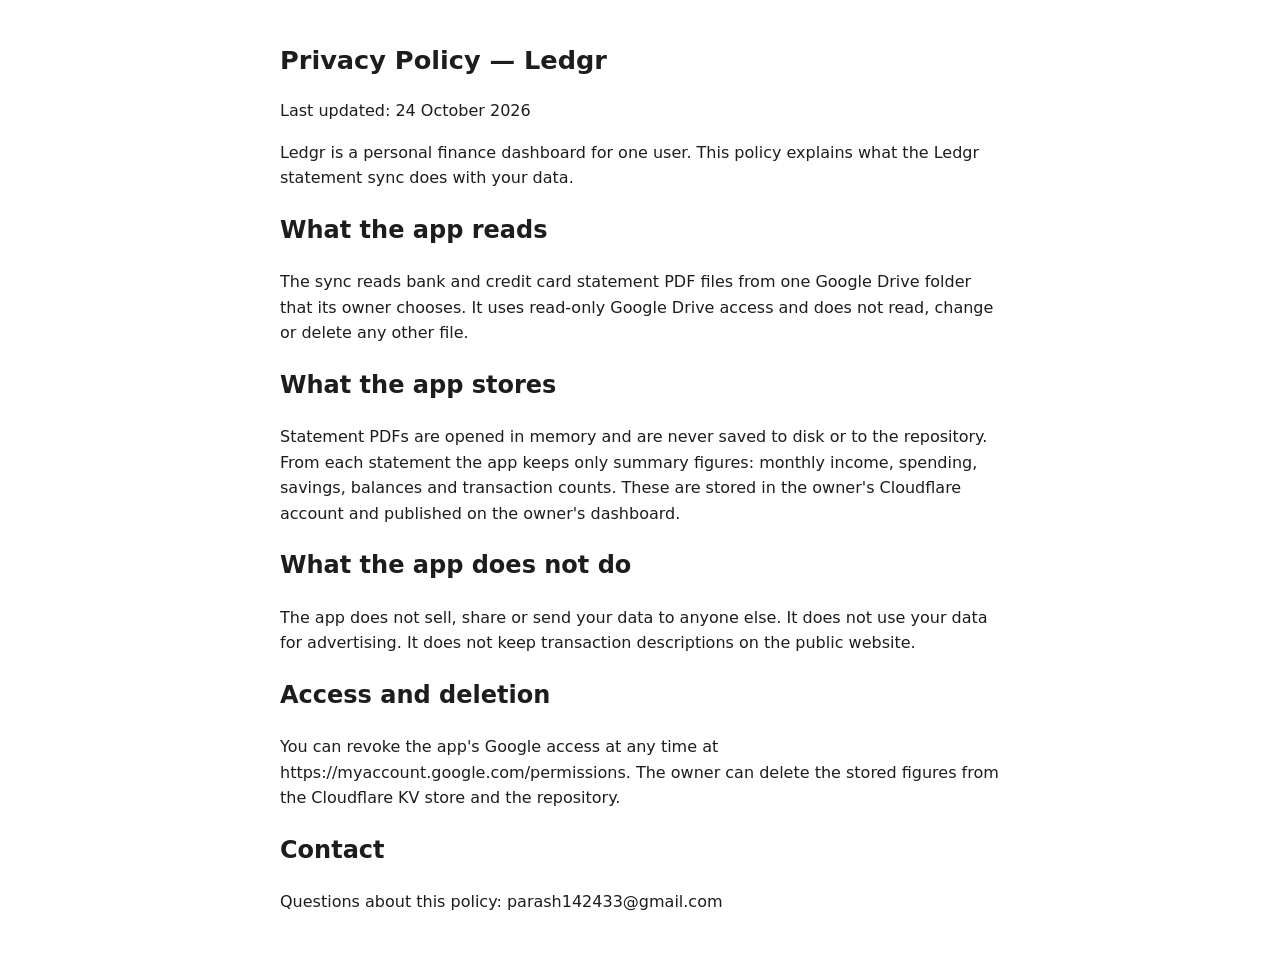
<file: privacy.html>
<!doctype html>
<html lang="en">
<head>
  <meta charset="utf-8" />
  <meta name="viewport" content="width=device-width, initial-scale=1" />
  <title>Privacy Policy — Ledgr</title>
  <style>
    body { font-family: system-ui, sans-serif; max-width: 720px; margin: 40px auto; padding: 0 16px; line-height: 1.6; color: #1d1d1f; }
    h1 { font-size: 1.6rem; }
  </style>
</head>
<body>
  <h1>Privacy Policy — Ledgr</h1>
  <p>Last updated: 24 October 2026</p>
  <p>Ledgr is a personal finance dashboard for one user. This policy explains what the Ledgr statement sync does with your data.</p>
  <h2>What the app reads</h2>
  <p>The sync reads bank and credit card statement PDF files from one Google Drive folder that its owner chooses. It uses read-only Google Drive access and does not read, change or delete any other file.</p>
  <h2>What the app stores</h2>
  <p>Statement PDFs are opened in memory and are never saved to disk or to the repository. From each statement the app keeps only summary figures: monthly income, spending, savings, balances and transaction counts. These are stored in the owner's Cloudflare account and published on the owner's dashboard.</p>
  <h2>What the app does not do</h2>
  <p>The app does not sell, share or send your data to anyone else. It does not use your data for advertising. It does not keep transaction descriptions on the public website.</p>
  <h2>Access and deletion</h2>
  <p>You can revoke the app's Google access at any time at https://myaccount.google.com/permissions. The owner can delete the stored figures from the Cloudflare KV store and the repository.</p>
  <h2>Contact</h2>
  <p>Questions about this policy: parash142433@gmail.com</p>
</body>
</html>
</file>
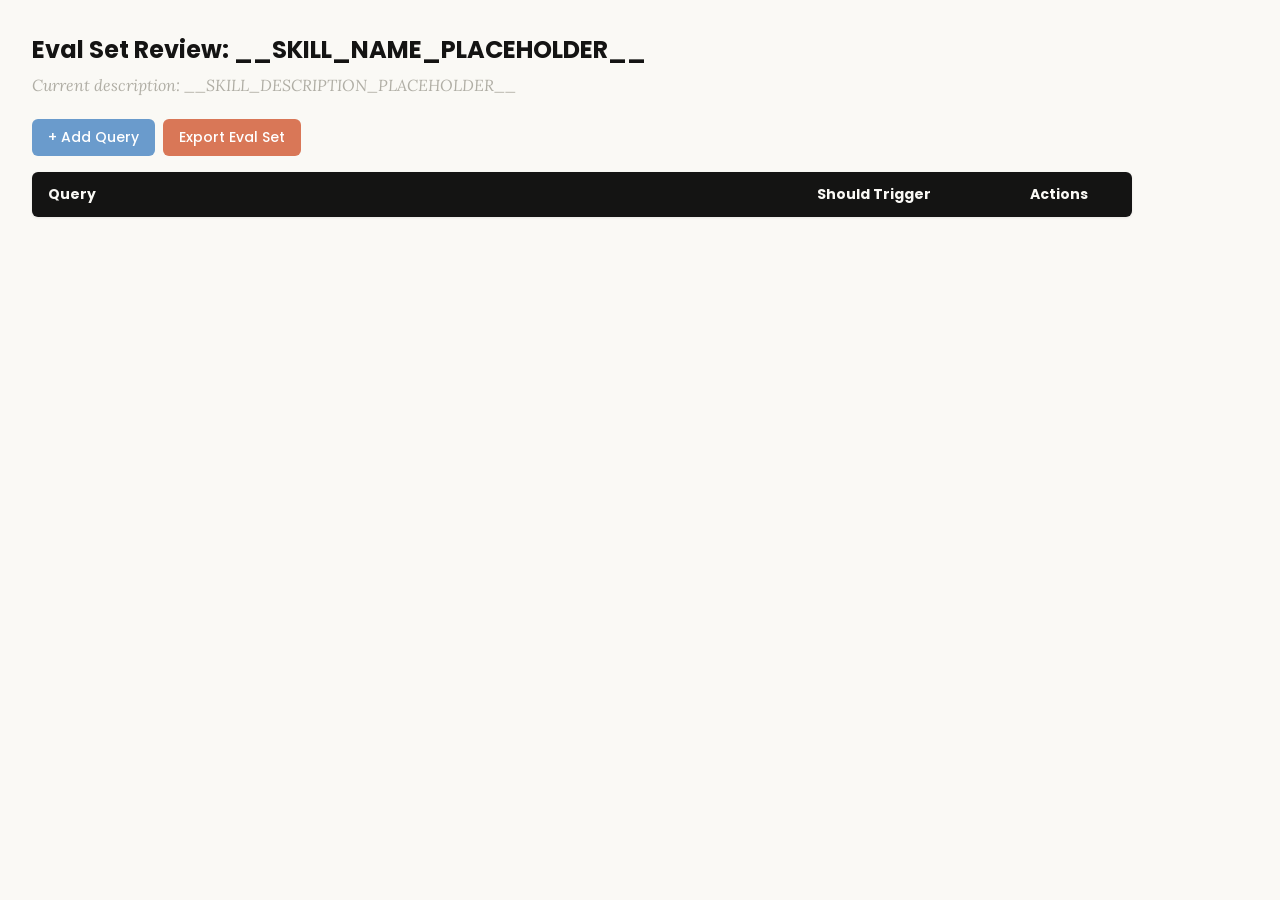
<file: skills/skill-creator/assets/eval_review.html>
<!DOCTYPE html>
<html lang="en">
<head>
  <meta charset="UTF-8">
  <meta name="viewport" content="width=device-width, initial-scale=1.0">
  <title>Eval Set Review - __SKILL_NAME_PLACEHOLDER__</title>
  <link rel="preconnect" href="https://fonts.googleapis.com">
  <link rel="preconnect" href="https://fonts.gstatic.com" crossorigin>
  <link href="https://fonts.googleapis.com/css2?family=Poppins:wght@500;600&family=Lora:wght@400;500&display=swap" rel="stylesheet">
  <style>
    * { box-sizing: border-box; margin: 0; padding: 0; }
    body { font-family: 'Lora', Georgia, serif; background: #faf9f5; padding: 2rem; color: #141413; }
    h1 { font-family: 'Poppins', sans-serif; margin-bottom: 0.5rem; font-size: 1.5rem; }
    .description { color: #b0aea5; margin-bottom: 1.5rem; font-style: italic; max-width: 900px; }
    .controls { margin-bottom: 1rem; display: flex; gap: 0.5rem; }
    .btn { font-family: 'Poppins', sans-serif; padding: 0.5rem 1rem; border: none; border-radius: 6px; cursor: pointer; font-size: 0.875rem; font-weight: 500; }
    .btn-add { background: #6a9bcc; color: white; }
    .btn-add:hover { background: #5889b8; }
    .btn-export { background: #d97757; color: white; }
    .btn-export:hover { background: #c4613f; }
    table { width: 100%; max-width: 1100px; border-collapse: collapse; background: white; border-radius: 6px; overflow: hidden; box-shadow: 0 1px 3px rgba(0,0,0,0.08); }
    th { font-family: 'Poppins', sans-serif; background: #141413; color: #faf9f5; padding: 0.75rem 1rem; text-align: left; font-size: 0.875rem; }
    td { padding: 0.75rem 1rem; border-bottom: 1px solid #e8e6dc; vertical-align: top; }
    tr:nth-child(even) td { background: #faf9f5; }
    tr:hover td { background: #f3f1ea; }
    .section-header td { background: #e8e6dc; font-family: 'Poppins', sans-serif; font-weight: 500; font-size: 0.8rem; color: #141413; text-transform: uppercase; letter-spacing: 0.05em; }
    .query-input { width: 100%; padding: 0.4rem; border: 1px solid #e8e6dc; border-radius: 4px; font-size: 0.875rem; font-family: 'Lora', Georgia, serif; resize: vertical; min-height: 60px; }
    .query-input:focus { outline: none; border-color: #d97757; box-shadow: 0 0 0 2px rgba(217,119,87,0.15); }
    .toggle { position: relative; display: inline-block; width: 44px; height: 24px; }
    .toggle input { opacity: 0; width: 0; height: 0; }
    .toggle .slider { position: absolute; inset: 0; background: #b0aea5; border-radius: 24px; cursor: pointer; transition: 0.2s; }
    .toggle .slider::before { content: ""; position: absolute; width: 18px; height: 18px; left: 3px; bottom: 3px; background: white; border-radius: 50%; transition: 0.2s; }
    .toggle input:checked + .slider { background: #d97757; }
    .toggle input:checked + .slider::before { transform: translateX(20px); }
    .btn-delete { background: #c44; color: white; padding: 0.3rem 0.6rem; border: none; border-radius: 4px; cursor: pointer; font-size: 0.75rem; font-family: 'Poppins', sans-serif; }
    .btn-delete:hover { background: #a33; }
    .summary { margin-top: 1rem; color: #b0aea5; font-size: 0.875rem; }
  </style>
</head>
<body>
  <h1>Eval Set Review: <span id="skill-name">__SKILL_NAME_PLACEHOLDER__</span></h1>
  <p class="description">Current description: <span id="skill-desc">__SKILL_DESCRIPTION_PLACEHOLDER__</span></p>

  <div class="controls">
    <button class="btn btn-add" onclick="addRow()">+ Add Query</button>
    <button class="btn btn-export" onclick="exportEvalSet()">Export Eval Set</button>
  </div>

  <table>
    <thead>
      <tr>
        <th style="width:65%">Query</th>
        <th style="width:18%">Should Trigger</th>
        <th style="width:10%">Actions</th>
      </tr>
    </thead>
    <tbody id="eval-body"></tbody>
  </table>

  <p class="summary" id="summary"></p>

  <script>
    const EVAL_DATA = __EVAL_DATA_PLACEHOLDER__;

    let evalItems = [...EVAL_DATA];

    function render() {
      const tbody = document.getElementById('eval-body');
      tbody.innerHTML = '';

      // Sort: should-trigger first, then should-not-trigger
      const sorted = evalItems
        .map((item, origIdx) => ({ ...item, origIdx }))
        .sort((a, b) => (b.should_trigger ? 1 : 0) - (a.should_trigger ? 1 : 0));

      let lastGroup = null;
      sorted.forEach(item => {
        const group = item.should_trigger ? 'trigger' : 'no-trigger';
        if (group !== lastGroup) {
          const headerRow = document.createElement('tr');
          headerRow.className = 'section-header';
          headerRow.innerHTML = `<td colspan="3">${item.should_trigger ? 'Should Trigger' : 'Should NOT Trigger'}</td>`;
          tbody.appendChild(headerRow);
          lastGroup = group;
        }

        const idx = item.origIdx;
        const tr = document.createElement('tr');
        tr.innerHTML = `
          <td><textarea class="query-input" onchange="updateQuery(${idx}, this.value)">${escapeHtml(item.query)}</textarea></td>
          <td>
            <label class="toggle">
              <input type="checkbox" ${item.should_trigger ? 'checked' : ''} onchange="updateTrigger(${idx}, this.checked)">
              <span class="slider"></span>
            </label>
            <span style="margin-left:8px;font-size:0.8rem;color:#b0aea5">${item.should_trigger ? 'Yes' : 'No'}</span>
          </td>
          <td><button class="btn-delete" onclick="deleteRow(${idx})">Delete</button></td>
        `;
        tbody.appendChild(tr);
      });
      updateSummary();
    }

    function escapeHtml(text) {
      const div = document.createElement('div');
      div.textContent = text;
      return div.innerHTML;
    }

    function updateQuery(idx, value) { evalItems[idx].query = value; updateSummary(); }
    function updateTrigger(idx, value) { evalItems[idx].should_trigger = value; render(); }
    function deleteRow(idx) { evalItems.splice(idx, 1); render(); }

    function addRow() {
      evalItems.push({ query: '', should_trigger: true });
      render();
      const inputs = document.querySelectorAll('.query-input');
      inputs[inputs.length - 1].focus();
    }

    function updateSummary() {
      const trigger = evalItems.filter(i => i.should_trigger).length;
      const noTrigger = evalItems.filter(i => !i.should_trigger).length;
      document.getElementById('summary').textContent =
        `${evalItems.length} queries total: ${trigger} should trigger, ${noTrigger} should not trigger`;
    }

    function exportEvalSet() {
      const valid = evalItems.filter(i => i.query.trim() !== '');
      const data = valid.map(i => ({ query: i.query.trim(), should_trigger: i.should_trigger }));
      const blob = new Blob([JSON.stringify(data, null, 2)], { type: 'application/json' });
      const url = URL.createObjectURL(blob);
      const a = document.createElement('a');
      a.href = url;
      a.download = 'eval_set.json';
      document.body.appendChild(a);
      a.click();
      document.body.removeChild(a);
      URL.revokeObjectURL(url);
    }

    render();
  </script>
</body>
</html>
</file>
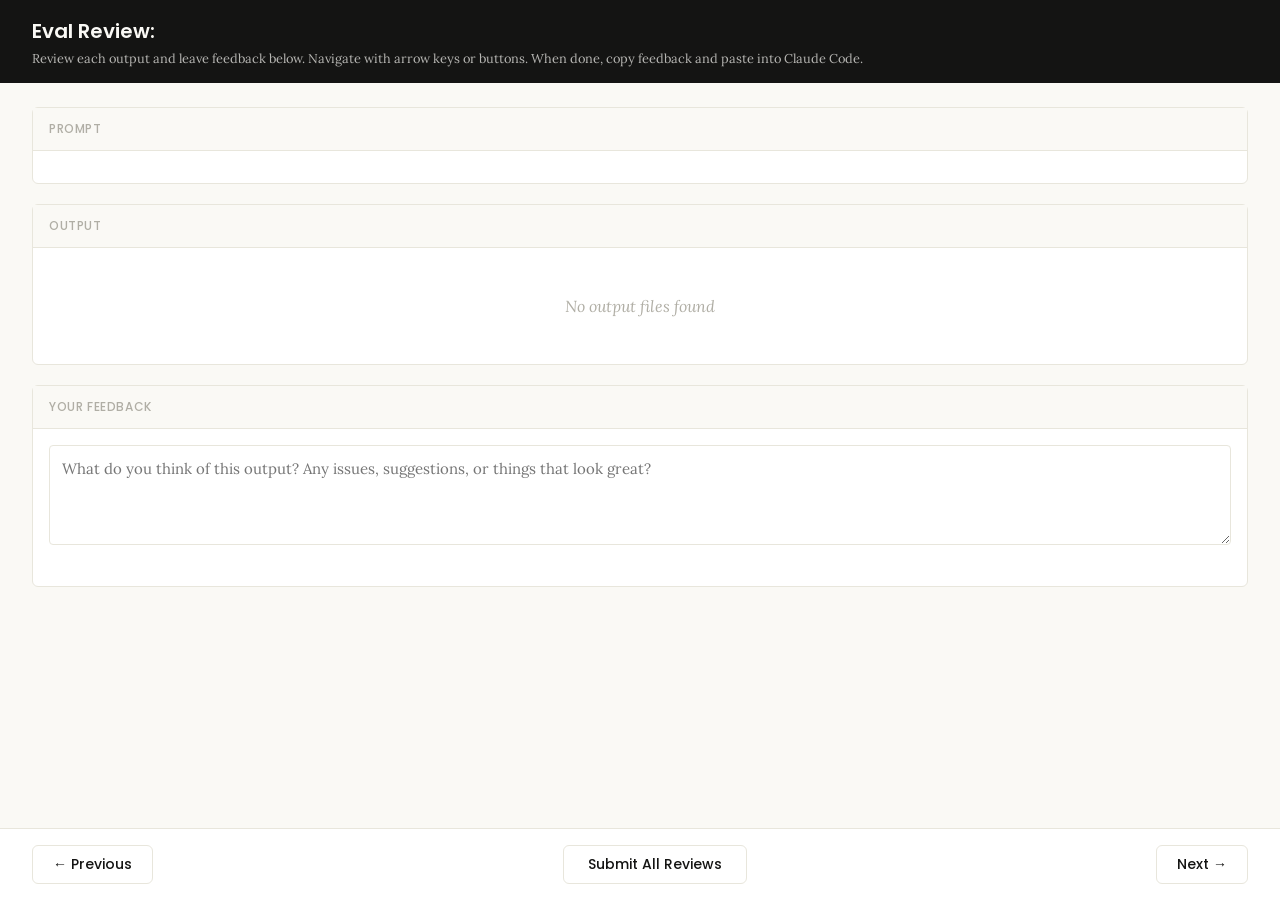
<file: skills/skill-creator/eval-viewer/viewer.html>
<!DOCTYPE html>
<html lang="en">
<head>
  <meta charset="UTF-8">
  <meta name="viewport" content="width=device-width, initial-scale=1.0">
  <title>Eval Review</title>
  <link rel="preconnect" href="https://fonts.googleapis.com">
  <link rel="preconnect" href="https://fonts.gstatic.com" crossorigin>
  <link href="https://fonts.googleapis.com/css2?family=Poppins:wght@500;600&family=Lora:wght@400;500&display=swap" rel="stylesheet">
  <script src="https://cdn.sheetjs.com/xlsx-0.20.3/package/dist/xlsx.full.min.js" integrity="sha384-EnyY0/GSHQGSxSgMwaIPzSESbqoOLSexfnSMN2AP+39Ckmn92stwABZynq1JyzdT" crossorigin="anonymous"></script>
  <style>
    :root {
      --bg: #faf9f5;
      --surface: #ffffff;
      --border: #e8e6dc;
      --text: #141413;
      --text-muted: #b0aea5;
      --accent: #d97757;
      --accent-hover: #c4613f;
      --green: #788c5d;
      --green-bg: #eef2e8;
      --red: #c44;
      --red-bg: #fceaea;
      --header-bg: #141413;
      --header-text: #faf9f5;
      --radius: 6px;
    }

    * { box-sizing: border-box; margin: 0; padding: 0; }

    body {
      font-family: 'Lora', Georgia, serif;
      background: var(--bg);
      color: var(--text);
      height: 100vh;
      display: flex;
      flex-direction: column;
    }

    /* ---- Header ---- */
    .header {
      background: var(--header-bg);
      color: var(--header-text);
      padding: 1rem 2rem;
      display: flex;
      justify-content: space-between;
      align-items: center;
      flex-shrink: 0;
    }
    .header h1 {
      font-family: 'Poppins', sans-serif;
      font-size: 1.25rem;
      font-weight: 600;
    }
    .header .instructions {
      font-size: 0.8rem;
      opacity: 0.7;
      margin-top: 0.25rem;
    }
    .header .progress {
      font-size: 0.875rem;
      opacity: 0.8;
      text-align: right;
    }

    /* ---- Main content ---- */
    .main {
      flex: 1;
      overflow-y: auto;
      padding: 1.5rem 2rem;
      display: flex;
      flex-direction: column;
      gap: 1.25rem;
    }

    /* ---- Sections ---- */
    .section {
      background: var(--surface);
      border: 1px solid var(--border);
      border-radius: var(--radius);
      flex-shrink: 0;
    }
    .section-header {
      font-family: 'Poppins', sans-serif;
      padding: 0.75rem 1rem;
      font-size: 0.75rem;
      font-weight: 500;
      text-transform: uppercase;
      letter-spacing: 0.05em;
      color: var(--text-muted);
      border-bottom: 1px solid var(--border);
      background: var(--bg);
    }
    .section-body {
      padding: 1rem;
    }

    /* ---- Config badge ---- */
    .config-badge {
      display: inline-block;
      padding: 0.2rem 0.625rem;
      border-radius: 9999px;
      font-family: 'Poppins', sans-serif;
      font-size: 0.6875rem;
      font-weight: 600;
      text-transform: uppercase;
      letter-spacing: 0.03em;
      margin-left: 0.75rem;
      vertical-align: middle;
    }
    .config-badge.config-primary {
      background: rgba(33, 150, 243, 0.12);
      color: #1976d2;
    }
    .config-badge.config-baseline {
      background: rgba(255, 193, 7, 0.15);
      color: #f57f17;
    }

    /* ---- Prompt ---- */
    .prompt-text {
      white-space: pre-wrap;
      font-size: 0.9375rem;
      line-height: 1.6;
    }

    /* ---- Outputs ---- */
    .output-file {
      border: 1px solid var(--border);
      border-radius: var(--radius);
      overflow: hidden;
    }
    .output-file + .output-file {
      margin-top: 1rem;
    }
    .output-file-header {
      padding: 0.5rem 0.75rem;
      font-size: 0.8rem;
      font-weight: 600;
      color: var(--text-muted);
      background: var(--bg);
      border-bottom: 1px solid var(--border);
      font-family: 'SF Mono', SFMono-Regular, Consolas, 'Liberation Mono', Menlo, monospace;
      display: flex;
      justify-content: space-between;
      align-items: center;
    }
    .output-file-header .dl-btn {
      font-size: 0.7rem;
      color: var(--accent);
      text-decoration: none;
      cursor: pointer;
      font-family: -apple-system, BlinkMacSystemFont, 'Segoe UI', sans-serif;
      font-weight: 500;
      opacity: 0.8;
    }
    .output-file-header .dl-btn:hover {
      opacity: 1;
      text-decoration: underline;
    }
    .output-file-content {
      padding: 0.75rem;
      overflow-x: auto;
    }
    .output-file-content pre {
      font-size: 0.8125rem;
      line-height: 1.5;
      white-space: pre-wrap;
      word-break: break-word;
      font-family: 'SF Mono', SFMono-Regular, Consolas, 'Liberation Mono', Menlo, monospace;
    }
    .output-file-content img {
      max-width: 100%;
      height: auto;
      border-radius: 4px;
    }
    .output-file-content iframe {
      width: 100%;
      height: 600px;
      border: none;
    }
    .output-file-content table {
      border-collapse: collapse;
      font-size: 0.8125rem;
      width: 100%;
    }
    .output-file-content table td,
    .output-file-content table th {
      border: 1px solid var(--border);
      padding: 0.375rem 0.5rem;
      text-align: left;
    }
    .output-file-content table th {
      background: var(--bg);
      font-weight: 600;
    }
    .output-file-content .download-link {
      display: inline-flex;
      align-items: center;
      gap: 0.5rem;
      padding: 0.5rem 1rem;
      background: var(--bg);
      border: 1px solid var(--border);
      border-radius: 4px;
      color: var(--accent);
      text-decoration: none;
      font-size: 0.875rem;
      cursor: pointer;
    }
    .output-file-content .download-link:hover {
      background: var(--border);
    }
    .empty-state {
      color: var(--text-muted);
      font-style: italic;
      padding: 2rem;
      text-align: center;
    }

    /* ---- Feedback ---- */
    .prev-feedback {
      background: var(--bg);
      border: 1px solid var(--border);
      border-radius: 4px;
      padding: 0.625rem 0.75rem;
      margin-top: 0.75rem;
      font-size: 0.8125rem;
      color: var(--text-muted);
      line-height: 1.5;
    }
    .prev-feedback-label {
      font-size: 0.7rem;
      font-weight: 600;
      text-transform: uppercase;
      letter-spacing: 0.04em;
      margin-bottom: 0.25rem;
      color: var(--text-muted);
    }
    .feedback-textarea {
      width: 100%;
      min-height: 100px;
      padding: 0.75rem;
      border: 1px solid var(--border);
      border-radius: 4px;
      font-family: inherit;
      font-size: 0.9375rem;
      line-height: 1.5;
      resize: vertical;
      color: var(--text);
    }
    .feedback-textarea:focus {
      outline: none;
      border-color: var(--accent);
      box-shadow: 0 0 0 3px rgba(37, 99, 235, 0.1);
    }
    .feedback-status {
      font-size: 0.75rem;
      color: var(--text-muted);
      margin-top: 0.5rem;
      min-height: 1.1em;
    }

    /* ---- Grades (collapsible) ---- */
    .grades-toggle {
      display: flex;
      align-items: center;
      cursor: pointer;
      user-select: none;
    }
    .grades-toggle:hover {
      color: var(--accent);
    }
    .grades-toggle .arrow {
      margin-right: 0.5rem;
      transition: transform 0.15s;
      font-size: 0.75rem;
    }
    .grades-toggle .arrow.open {
      transform: rotate(90deg);
    }
    .grades-content {
      display: none;
      margin-top: 0.75rem;
    }
    .grades-content.open {
      display: block;
    }
    .grades-summary {
      font-size: 0.875rem;
      margin-bottom: 0.75rem;
      display: flex;
      align-items: center;
      gap: 0.5rem;
    }
    .grade-badge {
      display: inline-block;
      padding: 0.125rem 0.5rem;
      border-radius: 9999px;
      font-size: 0.75rem;
      font-weight: 600;
    }
    .grade-pass { background: var(--green-bg); color: var(--green); }
    .grade-fail { background: var(--red-bg); color: var(--red); }
    .assertion-list {
      list-style: none;
    }
    .assertion-item {
      padding: 0.625rem 0;
      border-bottom: 1px solid var(--border);
      font-size: 0.8125rem;
    }
    .assertion-item:last-child { border-bottom: none; }
    .assertion-status {
      font-weight: 600;
      margin-right: 0.5rem;
    }
    .assertion-status.pass { color: var(--green); }
    .assertion-status.fail { color: var(--red); }
    .assertion-evidence {
      color: var(--text-muted);
      font-size: 0.75rem;
      margin-top: 0.25rem;
      padding-left: 1.5rem;
    }

    /* ---- View tabs ---- */
    .view-tabs {
      display: flex;
      gap: 0;
      padding: 0 2rem;
      background: var(--bg);
      border-bottom: 1px solid var(--border);
      flex-shrink: 0;
    }
    .view-tab {
      font-family: 'Poppins', sans-serif;
      padding: 0.625rem 1.25rem;
      font-size: 0.8125rem;
      font-weight: 500;
      cursor: pointer;
      border: none;
      background: none;
      color: var(--text-muted);
      border-bottom: 2px solid transparent;
      transition: all 0.15s;
    }
    .view-tab:hover { color: var(--text); }
    .view-tab.active {
      color: var(--accent);
      border-bottom-color: var(--accent);
    }
    .view-panel { display: none; }
    .view-panel.active { display: flex; flex-direction: column; flex: 1; overflow: hidden; }

    /* ---- Benchmark view ---- */
    .benchmark-view {
      padding: 1.5rem 2rem;
      overflow-y: auto;
      flex: 1;
    }
    .benchmark-table {
      border-collapse: collapse;
      background: var(--surface);
      border: 1px solid var(--border);
      border-radius: var(--radius);
      font-size: 0.8125rem;
      width: 100%;
      margin-bottom: 1.5rem;
    }
    .benchmark-table th, .benchmark-table td {
      padding: 0.625rem 0.75rem;
      text-align: left;
      border: 1px solid var(--border);
    }
    .benchmark-table th {
      font-family: 'Poppins', sans-serif;
      background: var(--header-bg);
      color: var(--header-text);
      font-weight: 500;
      font-size: 0.75rem;
      text-transform: uppercase;
      letter-spacing: 0.04em;
    }
    .benchmark-table tr:hover { background: var(--bg); }
    .benchmark-table tr.benchmark-row-with { background: rgba(33, 150, 243, 0.06); }
    .benchmark-table tr.benchmark-row-without { background: rgba(255, 193, 7, 0.06); }
    .benchmark-table tr.benchmark-row-with:hover { background: rgba(33, 150, 243, 0.12); }
    .benchmark-table tr.benchmark-row-without:hover { background: rgba(255, 193, 7, 0.12); }
    .benchmark-table tr.benchmark-row-avg { font-weight: 600; border-top: 2px solid var(--border); }
    .benchmark-table tr.benchmark-row-avg.benchmark-row-with { background: rgba(33, 150, 243, 0.12); }
    .benchmark-table tr.benchmark-row-avg.benchmark-row-without { background: rgba(255, 193, 7, 0.12); }
    .benchmark-delta-positive { color: var(--green); font-weight: 600; }
    .benchmark-delta-negative { color: var(--red); font-weight: 600; }
    .benchmark-notes {
      background: var(--surface);
      border: 1px solid var(--border);
      border-radius: var(--radius);
      padding: 1rem;
    }
    .benchmark-notes h3 {
      font-family: 'Poppins', sans-serif;
      font-size: 0.875rem;
      margin-bottom: 0.75rem;
    }
    .benchmark-notes ul {
      list-style: disc;
      padding-left: 1.25rem;
    }
    .benchmark-notes li {
      font-size: 0.8125rem;
      line-height: 1.6;
      margin-bottom: 0.375rem;
    }
    .benchmark-empty {
      color: var(--text-muted);
      font-style: italic;
      text-align: center;
      padding: 3rem;
    }

    /* ---- Navigation ---- */
    .nav {
      display: flex;
      justify-content: space-between;
      align-items: center;
      padding: 1rem 2rem;
      border-top: 1px solid var(--border);
      background: var(--surface);
      flex-shrink: 0;
    }
    .nav-btn {
      font-family: 'Poppins', sans-serif;
      padding: 0.5rem 1.25rem;
      border: 1px solid var(--border);
      border-radius: var(--radius);
      background: var(--surface);
      cursor: pointer;
      font-size: 0.875rem;
      font-weight: 500;
      color: var(--text);
      transition: all 0.15s;
    }
    .nav-btn:hover:not(:disabled) {
      background: var(--bg);
      border-color: var(--text-muted);
    }
    .nav-btn:disabled {
      opacity: 0.4;
      cursor: not-allowed;
    }
    .done-btn {
      font-family: 'Poppins', sans-serif;
      padding: 0.5rem 1.5rem;
      border: 1px solid var(--border);
      border-radius: var(--radius);
      background: var(--surface);
      color: var(--text);
      cursor: pointer;
      font-size: 0.875rem;
      font-weight: 500;
      transition: all 0.15s;
    }
    .done-btn:hover {
      background: var(--bg);
      border-color: var(--text-muted);
    }
    .done-btn.ready {
      border: none;
      background: var(--accent);
      color: white;
      font-weight: 600;
    }
    .done-btn.ready:hover {
      background: var(--accent-hover);
    }
    /* ---- Done overlay ---- */
    .done-overlay {
      display: none;
      position: fixed;
      inset: 0;
      background: rgba(0, 0, 0, 0.5);
      z-index: 100;
      justify-content: center;
      align-items: center;
    }
    .done-overlay.visible {
      display: flex;
    }
    .done-card {
      background: var(--surface);
      border-radius: 12px;
      padding: 2rem 3rem;
      text-align: center;
      box-shadow: 0 20px 60px rgba(0, 0, 0, 0.3);
      max-width: 500px;
    }
    .done-card h2 {
      font-size: 1.5rem;
      margin-bottom: 0.5rem;
    }
    .done-card p {
      color: var(--text-muted);
      margin-bottom: 1.5rem;
      line-height: 1.5;
    }
    .done-card .btn-row {
      display: flex;
      gap: 0.5rem;
      justify-content: center;
    }
    .done-card button {
      padding: 0.5rem 1.25rem;
      border: 1px solid var(--border);
      border-radius: var(--radius);
      background: var(--surface);
      cursor: pointer;
      font-size: 0.875rem;
    }
    .done-card button:hover {
      background: var(--bg);
    }
    /* ---- Toast ---- */
    .toast {
      position: fixed;
      bottom: 5rem;
      left: 50%;
      transform: translateX(-50%);
      background: var(--header-bg);
      color: var(--header-text);
      padding: 0.625rem 1.25rem;
      border-radius: var(--radius);
      font-size: 0.875rem;
      opacity: 0;
      transition: opacity 0.3s;
      pointer-events: none;
      z-index: 200;
    }
    .toast.visible {
      opacity: 1;
    }
  </style>
</head>
<body>
  <div id="app" style="height:100vh; display:flex; flex-direction:column;">
    <div class="header">
      <div>
        <h1>Eval Review: <span id="skill-name"></span></h1>
        <div class="instructions">Review each output and leave feedback below. Navigate with arrow keys or buttons. When done, copy feedback and paste into Claude Code.</div>
      </div>
      <div class="progress" id="progress"></div>
    </div>

    <!-- View tabs (only shown when benchmark data exists) -->
    <div class="view-tabs" id="view-tabs" style="display:none;">
      <button class="view-tab active" onclick="switchView('outputs')">Outputs</button>
      <button class="view-tab" onclick="switchView('benchmark')">Benchmark</button>
    </div>

    <!-- Outputs panel (qualitative review) -->
    <div class="view-panel active" id="panel-outputs">
    <div class="main">
      <!-- Prompt -->
      <div class="section">
        <div class="section-header">Prompt <span class="config-badge" id="config-badge" style="display:none;"></span></div>
        <div class="section-body">
          <div class="prompt-text" id="prompt-text"></div>
        </div>
      </div>

      <!-- Outputs -->
      <div class="section">
        <div class="section-header">Output</div>
        <div class="section-body" id="outputs-body">
          <div class="empty-state">No output files found</div>
        </div>
      </div>

      <!-- Previous Output (collapsible) -->
      <div class="section" id="prev-outputs-section" style="display:none;">
        <div class="section-header">
          <div class="grades-toggle" onclick="togglePrevOutputs()">
            <span class="arrow" id="prev-outputs-arrow">&#9654;</span>
            Previous Output
          </div>
        </div>
        <div class="grades-content" id="prev-outputs-content"></div>
      </div>

      <!-- Grades (collapsible) -->
      <div class="section" id="grades-section" style="display:none;">
        <div class="section-header">
          <div class="grades-toggle" onclick="toggleGrades()">
            <span class="arrow" id="grades-arrow">&#9654;</span>
            Formal Grades
          </div>
        </div>
        <div class="grades-content" id="grades-content"></div>
      </div>

      <!-- Feedback -->
      <div class="section">
        <div class="section-header">Your Feedback</div>
        <div class="section-body">
          <textarea
            class="feedback-textarea"
            id="feedback"
            placeholder="What do you think of this output? Any issues, suggestions, or things that look great?"
          ></textarea>
          <div class="feedback-status" id="feedback-status"></div>
          <div class="prev-feedback" id="prev-feedback" style="display:none;">
            <div class="prev-feedback-label">Previous feedback</div>
            <div id="prev-feedback-text"></div>
          </div>
        </div>
      </div>
    </div>

    <div class="nav" id="outputs-nav">
      <button class="nav-btn" id="prev-btn" onclick="navigate(-1)">&#8592; Previous</button>
      <button class="done-btn" id="done-btn" onclick="showDoneDialog()">Submit All Reviews</button>
      <button class="nav-btn" id="next-btn" onclick="navigate(1)">Next &#8594;</button>
    </div>
    </div><!-- end panel-outputs -->

    <!-- Benchmark panel (quantitative stats) -->
    <div class="view-panel" id="panel-benchmark">
      <div class="benchmark-view" id="benchmark-content">
        <div class="benchmark-empty">No benchmark data available. Run a benchmark to see quantitative results here.</div>
      </div>
    </div>
  </div>

  <!-- Done overlay -->
  <div class="done-overlay" id="done-overlay">
    <div class="done-card">
      <h2>Review Complete</h2>
      <p>Your feedback has been saved. Go back to your Claude Code session and tell Claude you're done reviewing.</p>
      <div class="btn-row">
        <button onclick="closeDoneDialog()">OK</button>
      </div>
    </div>
  </div>

  <!-- Toast -->
  <div class="toast" id="toast"></div>

  <script>
    // ---- Embedded data (injected by generate_review.py) ----
    /*__EMBEDDED_DATA__*/

    // ---- State ----
    let feedbackMap = {};  // run_id -> feedback text
    let currentIndex = 0;
    let visitedRuns = new Set();

    // ---- Init ----
    async function init() {
      // Load saved feedback from server — but only if this isn't a fresh
      // iteration (indicated by previous_feedback being present). When
      // previous feedback exists, the feedback.json on disk is stale from
      // the prior iteration and should not pre-fill the textareas.
      const hasPrevious = Object.keys(EMBEDDED_DATA.previous_feedback || {}).length > 0
        || Object.keys(EMBEDDED_DATA.previous_outputs || {}).length > 0;
      if (!hasPrevious) {
        try {
          const resp = await fetch("/api/feedback");
          const data = await resp.json();
          if (data.reviews) {
            for (const r of data.reviews) feedbackMap[r.run_id] = r.feedback;
          }
        } catch { /* first run, no feedback yet */ }
      }

      document.getElementById("skill-name").textContent = EMBEDDED_DATA.skill_name;
      showRun(0);

      // Wire up feedback auto-save
      const textarea = document.getElementById("feedback");
      let saveTimeout = null;
      textarea.addEventListener("input", () => {
        clearTimeout(saveTimeout);
        document.getElementById("feedback-status").textContent = "";
        saveTimeout = setTimeout(() => saveCurrentFeedback(), 800);
      });
    }

    // ---- Navigation ----
    function navigate(delta) {
      const newIndex = currentIndex + delta;
      if (newIndex >= 0 && newIndex < EMBEDDED_DATA.runs.length) {
        saveCurrentFeedback();
        showRun(newIndex);
      }
    }

    function updateNavButtons() {
      document.getElementById("prev-btn").disabled = currentIndex === 0;
      document.getElementById("next-btn").disabled =
        currentIndex === EMBEDDED_DATA.runs.length - 1;
    }

    // ---- Show a run ----
    function showRun(index) {
      currentIndex = index;
      const run = EMBEDDED_DATA.runs[index];

      // Progress
      document.getElementById("progress").textContent =
        `${index + 1} of ${EMBEDDED_DATA.runs.length}`;

      // Prompt
      document.getElementById("prompt-text").textContent = run.prompt;

      // Config badge
      const badge = document.getElementById("config-badge");
      const configMatch = run.id.match(/(with_skill|without_skill|new_skill|old_skill)/);
      if (configMatch) {
        const config = configMatch[1];
        const isBaseline = config === "without_skill" || config === "old_skill";
        badge.textContent = config.replace(/_/g, " ");
        badge.className = "config-badge " + (isBaseline ? "config-baseline" : "config-primary");
        badge.style.display = "inline-block";
      } else {
        badge.style.display = "none";
      }

      // Outputs
      renderOutputs(run);

      // Previous outputs
      renderPrevOutputs(run);

      // Grades
      renderGrades(run);

      // Previous feedback
      const prevFb = (EMBEDDED_DATA.previous_feedback || {})[run.id];
      const prevEl = document.getElementById("prev-feedback");
      if (prevFb) {
        document.getElementById("prev-feedback-text").textContent = prevFb;
        prevEl.style.display = "block";
      } else {
        prevEl.style.display = "none";
      }

      // Feedback
      document.getElementById("feedback").value = feedbackMap[run.id] || "";
      document.getElementById("feedback-status").textContent = "";

      updateNavButtons();

      // Track visited runs and promote done button when all visited
      visitedRuns.add(index);
      const doneBtn = document.getElementById("done-btn");
      if (visitedRuns.size >= EMBEDDED_DATA.runs.length) {
        doneBtn.classList.add("ready");
      }

      // Scroll main content to top
      document.querySelector(".main").scrollTop = 0;
    }

    // ---- Render outputs ----
    function renderOutputs(run) {
      const container = document.getElementById("outputs-body");
      container.innerHTML = "";

      const outputs = run.outputs || [];
      if (outputs.length === 0) {
        container.innerHTML = '<div class="empty-state">No output files</div>';
        return;
      }

      for (const file of outputs) {
        const fileDiv = document.createElement("div");
        fileDiv.className = "output-file";

        // Always show file header with download link
        const header = document.createElement("div");
        header.className = "output-file-header";
        const nameSpan = document.createElement("span");
        nameSpan.textContent = file.name;
        header.appendChild(nameSpan);
        const dlBtn = document.createElement("a");
        dlBtn.className = "dl-btn";
        dlBtn.textContent = "Download";
        dlBtn.download = file.name;
        dlBtn.href = getDownloadUri(file);
        header.appendChild(dlBtn);
        fileDiv.appendChild(header);

        const content = document.createElement("div");
        content.className = "output-file-content";

        if (file.type === "text") {
          const pre = document.createElement("pre");
          pre.textContent = file.content;
          content.appendChild(pre);
        } else if (file.type === "image") {
          const img = document.createElement("img");
          img.src = file.data_uri;
          img.alt = file.name;
          content.appendChild(img);
        } else if (file.type === "pdf") {
          const iframe = document.createElement("iframe");
          iframe.src = file.data_uri;
          content.appendChild(iframe);
        } else if (file.type === "xlsx") {
          renderXlsx(content, file.data_b64);
        } else if (file.type === "binary") {
          const a = document.createElement("a");
          a.className = "download-link";
          a.href = file.data_uri;
          a.download = file.name;
          a.textContent = "Download " + file.name;
          content.appendChild(a);
        } else if (file.type === "error") {
          const pre = document.createElement("pre");
          pre.textContent = file.content;
          pre.style.color = "var(--red)";
          content.appendChild(pre);
        }

        fileDiv.appendChild(content);
        container.appendChild(fileDiv);
      }
    }

    // ---- XLSX rendering via SheetJS ----
    function renderXlsx(container, b64Data) {
      try {
        const raw = Uint8Array.from(atob(b64Data), c => c.charCodeAt(0));
        const wb = XLSX.read(raw, { type: "array" });

        for (let i = 0; i < wb.SheetNames.length; i++) {
          const sheetName = wb.SheetNames[i];
          const ws = wb.Sheets[sheetName];

          if (wb.SheetNames.length > 1) {
            const sheetLabel = document.createElement("div");
            sheetLabel.style.cssText =
              "font-weight:600; font-size:0.8rem; color:#b0aea5; margin-top:0.5rem; margin-bottom:0.25rem;";
            sheetLabel.textContent = "Sheet: " + sheetName;
            container.appendChild(sheetLabel);
          }

          const htmlStr = XLSX.utils.sheet_to_html(ws, { editable: false });
          const wrapper = document.createElement("div");
          wrapper.innerHTML = htmlStr;
          container.appendChild(wrapper);
        }
      } catch (err) {
        container.textContent = "Error rendering spreadsheet: " + err.message;
      }
    }

    // ---- Grades ----
    function renderGrades(run) {
      const section = document.getElementById("grades-section");
      const content = document.getElementById("grades-content");

      if (!run.grading) {
        section.style.display = "none";
        return;
      }

      const grading = run.grading;
      section.style.display = "block";
      // Reset to collapsed
      content.classList.remove("open");
      document.getElementById("grades-arrow").classList.remove("open");

      const summary = grading.summary || {};
      const expectations = grading.expectations || [];

      let html = '<div style="padding: 1rem;">';

      // Summary line
      const passRate = summary.pass_rate != null
        ? Math.round(summary.pass_rate * 100) + "%"
        : "?";
      const badgeClass = summary.pass_rate >= 0.8 ? "grade-pass" : summary.pass_rate >= 0.5 ? "" : "grade-fail";
      html += '<div class="grades-summary">';
      html += '<span class="grade-badge ' + badgeClass + '">' + passRate + '</span>';
      html += '<span>' + (summary.passed || 0) + ' passed, ' + (summary.failed || 0) + ' failed of ' + (summary.total || 0) + '</span>';
      html += '</div>';

      // Assertions list
      html += '<ul class="assertion-list">';
      for (const exp of expectations) {
        const statusClass = exp.passed ? "pass" : "fail";
        const statusIcon = exp.passed ? "\u2713" : "\u2717";
        html += '<li class="assertion-item">';
        html += '<span class="assertion-status ' + statusClass + '">' + statusIcon + '</span>';
        html += '<span>' + escapeHtml(exp.text) + '</span>';
        if (exp.evidence) {
          html += '<div class="assertion-evidence">' + escapeHtml(exp.evidence) + '</div>';
        }
        html += '</li>';
      }
      html += '</ul>';

      html += '</div>';
      content.innerHTML = html;
    }

    function toggleGrades() {
      const content = document.getElementById("grades-content");
      const arrow = document.getElementById("grades-arrow");
      content.classList.toggle("open");
      arrow.classList.toggle("open");
    }

    // ---- Previous outputs (collapsible) ----
    function renderPrevOutputs(run) {
      const section = document.getElementById("prev-outputs-section");
      const content = document.getElementById("prev-outputs-content");
      const prevOutputs = (EMBEDDED_DATA.previous_outputs || {})[run.id];

      if (!prevOutputs || prevOutputs.length === 0) {
        section.style.display = "none";
        return;
      }

      section.style.display = "block";
      // Reset to collapsed
      content.classList.remove("open");
      document.getElementById("prev-outputs-arrow").classList.remove("open");

      // Render the files into the content area
      content.innerHTML = "";
      const wrapper = document.createElement("div");
      wrapper.style.padding = "1rem";

      for (const file of prevOutputs) {
        const fileDiv = document.createElement("div");
        fileDiv.className = "output-file";

        const header = document.createElement("div");
        header.className = "output-file-header";
        const nameSpan = document.createElement("span");
        nameSpan.textContent = file.name;
        header.appendChild(nameSpan);
        const dlBtn = document.createElement("a");
        dlBtn.className = "dl-btn";
        dlBtn.textContent = "Download";
        dlBtn.download = file.name;
        dlBtn.href = getDownloadUri(file);
        header.appendChild(dlBtn);
        fileDiv.appendChild(header);

        const fc = document.createElement("div");
        fc.className = "output-file-content";

        if (file.type === "text") {
          const pre = document.createElement("pre");
          pre.textContent = file.content;
          fc.appendChild(pre);
        } else if (file.type === "image") {
          const img = document.createElement("img");
          img.src = file.data_uri;
          img.alt = file.name;
          fc.appendChild(img);
        } else if (file.type === "pdf") {
          const iframe = document.createElement("iframe");
          iframe.src = file.data_uri;
          fc.appendChild(iframe);
        } else if (file.type === "xlsx") {
          renderXlsx(fc, file.data_b64);
        } else if (file.type === "binary") {
          const a = document.createElement("a");
          a.className = "download-link";
          a.href = file.data_uri;
          a.download = file.name;
          a.textContent = "Download " + file.name;
          fc.appendChild(a);
        }

        fileDiv.appendChild(fc);
        wrapper.appendChild(fileDiv);
      }

      content.appendChild(wrapper);
    }

    function togglePrevOutputs() {
      const content = document.getElementById("prev-outputs-content");
      const arrow = document.getElementById("prev-outputs-arrow");
      content.classList.toggle("open");
      arrow.classList.toggle("open");
    }

    // ---- Feedback (saved to server -> feedback.json) ----
    function saveCurrentFeedback() {
      const run = EMBEDDED_DATA.runs[currentIndex];
      const text = document.getElementById("feedback").value;

      if (text.trim() === "") {
        delete feedbackMap[run.id];
      } else {
        feedbackMap[run.id] = text;
      }

      // Build reviews array from map
      const reviews = [];
      for (const [run_id, feedback] of Object.entries(feedbackMap)) {
        if (feedback.trim()) {
          reviews.push({ run_id, feedback, timestamp: new Date().toISOString() });
        }
      }

      fetch("/api/feedback", {
        method: "POST",
        headers: { "Content-Type": "application/json" },
        body: JSON.stringify({ reviews, status: "in_progress" }),
      }).then(() => {
        document.getElementById("feedback-status").textContent = "Saved";
      }).catch(() => {
        // Static mode or server unavailable — no-op on auto-save,
        // feedback will be downloaded on final submit
        document.getElementById("feedback-status").textContent = "Will download on submit";
      });
    }

    // ---- Done ----
    function showDoneDialog() {
      // Save current textarea to feedbackMap (but don't POST yet)
      const run = EMBEDDED_DATA.runs[currentIndex];
      const text = document.getElementById("feedback").value;
      if (text.trim() === "") {
        delete feedbackMap[run.id];
      } else {
        feedbackMap[run.id] = text;
      }

      // POST once with status: complete — include ALL runs so the model
      // can distinguish "no feedback" (looks good) from "not reviewed"
      const reviews = [];
      const ts = new Date().toISOString();
      for (const r of EMBEDDED_DATA.runs) {
        reviews.push({ run_id: r.id, feedback: feedbackMap[r.id] || "", timestamp: ts });
      }
      const payload = JSON.stringify({ reviews, status: "complete" }, null, 2);
      fetch("/api/feedback", {
        method: "POST",
        headers: { "Content-Type": "application/json" },
        body: payload,
      }).then(() => {
        document.getElementById("done-overlay").classList.add("visible");
      }).catch(() => {
        // Server not available (static mode) — download as file
        const blob = new Blob([payload], { type: "application/json" });
        const url = URL.createObjectURL(blob);
        const a = document.createElement("a");
        a.href = url;
        a.download = "feedback.json";
        a.click();
        URL.revokeObjectURL(url);
        document.getElementById("done-overlay").classList.add("visible");
      });
    }

    function closeDoneDialog() {
      // Reset status back to in_progress
      saveCurrentFeedback();
      document.getElementById("done-overlay").classList.remove("visible");
    }

    // ---- Toast ----
    function showToast(message) {
      const toast = document.getElementById("toast");
      toast.textContent = message;
      toast.classList.add("visible");
      setTimeout(() => toast.classList.remove("visible"), 2000);
    }

    // ---- Keyboard nav ----
    document.addEventListener("keydown", (e) => {
      // Don't capture when typing in textarea
      if (e.target.tagName === "TEXTAREA") return;

      if (e.key === "ArrowLeft" || e.key === "ArrowUp") {
        e.preventDefault();
        navigate(-1);
      } else if (e.key === "ArrowRight" || e.key === "ArrowDown") {
        e.preventDefault();
        navigate(1);
      }
    });

    // ---- Util ----
    function getDownloadUri(file) {
      if (file.data_uri) return file.data_uri;
      if (file.data_b64) return "data:application/octet-stream;base64," + file.data_b64;
      if (file.type === "text") return "data:text/plain;charset=utf-8," + encodeURIComponent(file.content);
      return "#";
    }

    function escapeHtml(text) {
      const div = document.createElement("div");
      div.textContent = text;
      return div.innerHTML;
    }

    // ---- View switching ----
    function switchView(view) {
      document.querySelectorAll(".view-tab").forEach(t => t.classList.remove("active"));
      document.querySelectorAll(".view-panel").forEach(p => p.classList.remove("active"));
      document.querySelector(`[onclick="switchView('${view}')"]`).classList.add("active");
      document.getElementById("panel-" + view).classList.add("active");
    }

    // ---- Benchmark rendering ----
    function renderBenchmark() {
      const data = EMBEDDED_DATA.benchmark;
      if (!data) return;

      // Show the tabs
      document.getElementById("view-tabs").style.display = "flex";

      const container = document.getElementById("benchmark-content");
      const summary = data.run_summary || {};
      const metadata = data.metadata || {};
      const notes = data.notes || [];

      let html = "";

      // Header
      html += "<h2 style='font-family: Poppins, sans-serif; margin-bottom: 0.5rem;'>Benchmark Results</h2>";
      html += "<p style='color: var(--text-muted); font-size: 0.875rem; margin-bottom: 1.25rem;'>";
      if (metadata.skill_name) html += "<strong>" + escapeHtml(metadata.skill_name) + "</strong> &mdash; ";
      if (metadata.timestamp) html += metadata.timestamp + " &mdash; ";
      if (metadata.evals_run) html += "Evals: " + metadata.evals_run.join(", ") + " &mdash; ";
      html += (metadata.runs_per_configuration || "?") + " runs per configuration";
      html += "</p>";

      // Summary table
      html += '<table class="benchmark-table">';

      function fmtStat(stat, pct) {
        if (!stat) return "—";
        const suffix = pct ? "%" : "";
        const m = pct ? (stat.mean * 100).toFixed(0) : stat.mean.toFixed(1);
        const s = pct ? (stat.stddev * 100).toFixed(0) : stat.stddev.toFixed(1);
        return m + suffix + " ± " + s + suffix;
      }

      function deltaClass(val) {
        if (!val) return "";
        const n = parseFloat(val);
        if (n > 0) return "benchmark-delta-positive";
        if (n < 0) return "benchmark-delta-negative";
        return "";
      }

      // Discover config names dynamically (everything except "delta")
      const configs = Object.keys(summary).filter(k => k !== "delta");
      const configA = configs[0] || "config_a";
      const configB = configs[1] || "config_b";
      const labelA = configA.replace(/_/g, " ").replace(/\b\w/g, c => c.toUpperCase());
      const labelB = configB.replace(/_/g, " ").replace(/\b\w/g, c => c.toUpperCase());
      const a = summary[configA] || {};
      const b = summary[configB] || {};
      const delta = summary.delta || {};

      html += "<thead><tr><th>Metric</th><th>" + escapeHtml(labelA) + "</th><th>" + escapeHtml(labelB) + "</th><th>Delta</th></tr></thead>";
      html += "<tbody>";

      html += "<tr><td><strong>Pass Rate</strong></td>";
      html += "<td>" + fmtStat(a.pass_rate, true) + "</td>";
      html += "<td>" + fmtStat(b.pass_rate, true) + "</td>";
      html += '<td class="' + deltaClass(delta.pass_rate) + '">' + (delta.pass_rate || "—") + "</td></tr>";

      // Time (only show row if data exists)
      if (a.time_seconds || b.time_seconds) {
        html += "<tr><td><strong>Time (s)</strong></td>";
        html += "<td>" + fmtStat(a.time_seconds, false) + "</td>";
        html += "<td>" + fmtStat(b.time_seconds, false) + "</td>";
        html += '<td class="' + deltaClass(delta.time_seconds) + '">' + (delta.time_seconds ? delta.time_seconds + "s" : "—") + "</td></tr>";
      }

      // Tokens (only show row if data exists)
      if (a.tokens || b.tokens) {
        html += "<tr><td><strong>Tokens</strong></td>";
        html += "<td>" + fmtStat(a.tokens, false) + "</td>";
        html += "<td>" + fmtStat(b.tokens, false) + "</td>";
        html += '<td class="' + deltaClass(delta.tokens) + '">' + (delta.tokens || "—") + "</td></tr>";
      }

      html += "</tbody></table>";

      // Per-eval breakdown (if runs data available)
      const runs = data.runs || [];
      if (runs.length > 0) {
        const evalIds = [...new Set(runs.map(r => r.eval_id))].sort((a, b) => a - b);

        html += "<h3 style='font-family: Poppins, sans-serif; margin-bottom: 0.75rem;'>Per-Eval Breakdown</h3>";

        const hasTime = runs.some(r => r.result && r.result.time_seconds != null);
        const hasErrors = runs.some(r => r.result && r.result.errors > 0);

        for (const evalId of evalIds) {
          const evalRuns = runs.filter(r => r.eval_id === evalId);
          const evalName = evalRuns[0] && evalRuns[0].eval_name ? evalRuns[0].eval_name : "Eval " + evalId;

          html += "<h4 style='font-family: Poppins, sans-serif; margin: 1rem 0 0.5rem; color: var(--text);'>" + escapeHtml(evalName) + "</h4>";
          html += '<table class="benchmark-table">';
          html += "<thead><tr><th>Config</th><th>Run</th><th>Pass Rate</th>";
          if (hasTime) html += "<th>Time (s)</th>";
          if (hasErrors) html += "<th>Crashes During Execution</th>";
          html += "</tr></thead>";
          html += "<tbody>";

          // Group by config and render with average rows
          const configGroups = [...new Set(evalRuns.map(r => r.configuration))];
          for (let ci = 0; ci < configGroups.length; ci++) {
            const config = configGroups[ci];
            const configRuns = evalRuns.filter(r => r.configuration === config);
            if (configRuns.length === 0) continue;

            const rowClass = ci === 0 ? "benchmark-row-with" : "benchmark-row-without";
            const configLabel = config.replace(/_/g, " ").replace(/\b\w/g, c => c.toUpperCase());

            for (const run of configRuns) {
              const r = run.result || {};
              const prClass = r.pass_rate >= 0.8 ? "benchmark-delta-positive" : r.pass_rate < 0.5 ? "benchmark-delta-negative" : "";
              html += '<tr class="' + rowClass + '">';
              html += "<td>" + configLabel + "</td>";
              html += "<td>" + run.run_number + "</td>";
              html += '<td class="' + prClass + '">' + ((r.pass_rate || 0) * 100).toFixed(0) + "% (" + (r.passed || 0) + "/" + (r.total || 0) + ")</td>";
              if (hasTime) html += "<td>" + (r.time_seconds != null ? r.time_seconds.toFixed(1) : "—") + "</td>";
              if (hasErrors) html += "<td>" + (r.errors || 0) + "</td>";
              html += "</tr>";
            }

            // Average row
            const rates = configRuns.map(r => (r.result || {}).pass_rate || 0);
            const avgRate = rates.reduce((a, b) => a + b, 0) / rates.length;
            const avgPrClass = avgRate >= 0.8 ? "benchmark-delta-positive" : avgRate < 0.5 ? "benchmark-delta-negative" : "";
            html += '<tr class="benchmark-row-avg ' + rowClass + '">';
            html += "<td>" + configLabel + "</td>";
            html += "<td>Avg</td>";
            html += '<td class="' + avgPrClass + '">' + (avgRate * 100).toFixed(0) + "%</td>";
            if (hasTime) {
              const times = configRuns.map(r => (r.result || {}).time_seconds).filter(t => t != null);
              html += "<td>" + (times.length ? (times.reduce((a, b) => a + b, 0) / times.length).toFixed(1) : "—") + "</td>";
            }
            if (hasErrors) html += "<td></td>";
            html += "</tr>";
          }
          html += "</tbody></table>";

          // Per-assertion detail for this eval
          const runsWithExpectations = {};
          for (const config of configGroups) {
            runsWithExpectations[config] = evalRuns.filter(r => r.configuration === config && r.expectations && r.expectations.length > 0);
          }
          const hasAnyExpectations = Object.values(runsWithExpectations).some(runs => runs.length > 0);
          if (hasAnyExpectations) {
            // Collect all unique assertion texts across all configs
            const allAssertions = [];
            const seen = new Set();
            for (const config of configGroups) {
              for (const run of runsWithExpectations[config]) {
                for (const exp of (run.expectations || [])) {
                  if (!seen.has(exp.text)) {
                    seen.add(exp.text);
                    allAssertions.push(exp.text);
                  }
                }
              }
            }

            html += '<table class="benchmark-table" style="margin-top: 0.5rem;">';
            html += "<thead><tr><th>Assertion</th>";
            for (const config of configGroups) {
              const label = config.replace(/_/g, " ").replace(/\b\w/g, c => c.toUpperCase());
              html += "<th>" + escapeHtml(label) + "</th>";
            }
            html += "</tr></thead><tbody>";

            for (const assertionText of allAssertions) {
              html += "<tr><td>" + escapeHtml(assertionText) + "</td>";

              for (const config of configGroups) {
                html += "<td>";
                for (const run of runsWithExpectations[config]) {
                  const exp = (run.expectations || []).find(e => e.text === assertionText);
                  if (exp) {
                    const cls = exp.passed ? "benchmark-delta-positive" : "benchmark-delta-negative";
                    const icon = exp.passed ? "\u2713" : "\u2717";
                    html += '<span class="' + cls + '" title="Run ' + run.run_number + ': ' + escapeHtml(exp.evidence || "") + '">' + icon + "</span> ";
                  } else {
                    html += "— ";
                  }
                }
                html += "</td>";
              }
              html += "</tr>";
            }
            html += "</tbody></table>";
          }
        }
      }

      // Notes
      if (notes.length > 0) {
        html += '<div class="benchmark-notes">';
        html += "<h3>Analysis Notes</h3>";
        html += "<ul>";
        for (const note of notes) {
          html += "<li>" + escapeHtml(note) + "</li>";
        }
        html += "</ul></div>";
      }

      container.innerHTML = html;
    }

    // ---- Start ----
    init();
    renderBenchmark();
  </script>
</body>
</html>
</file>
